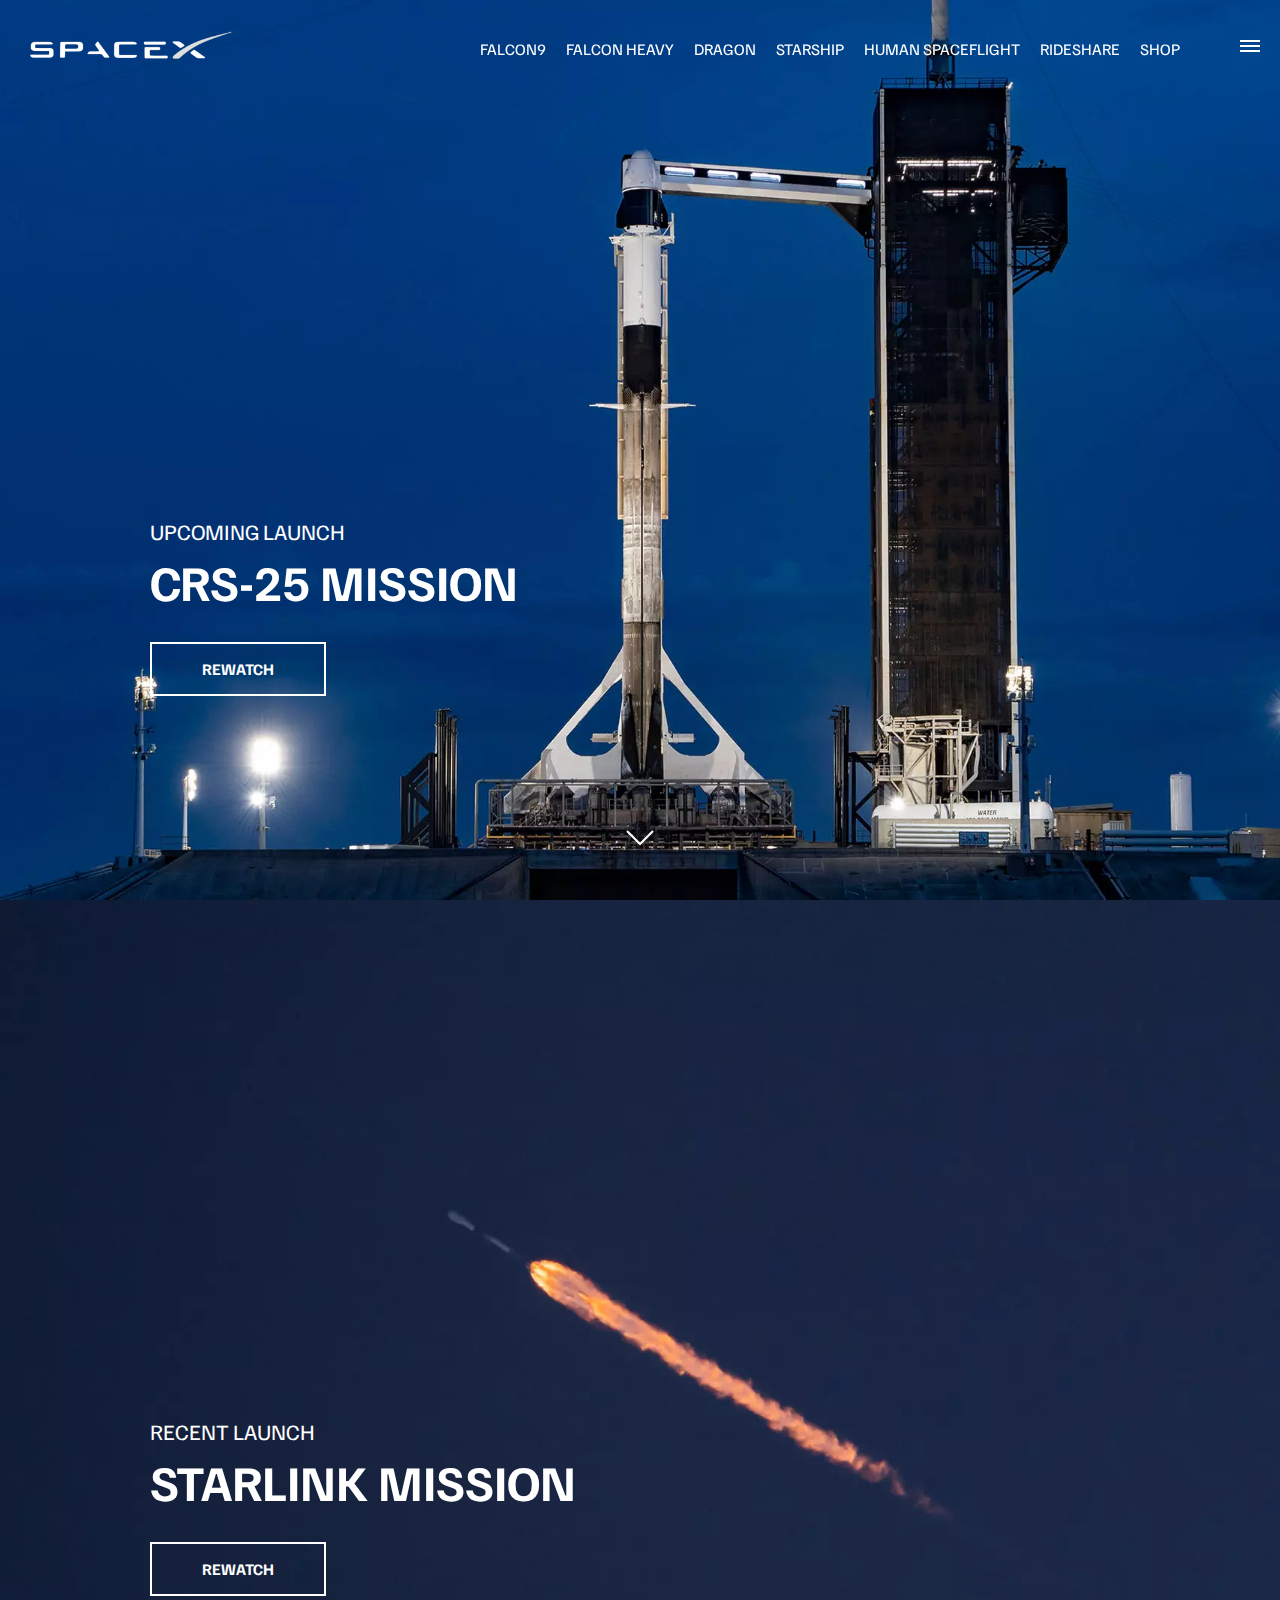
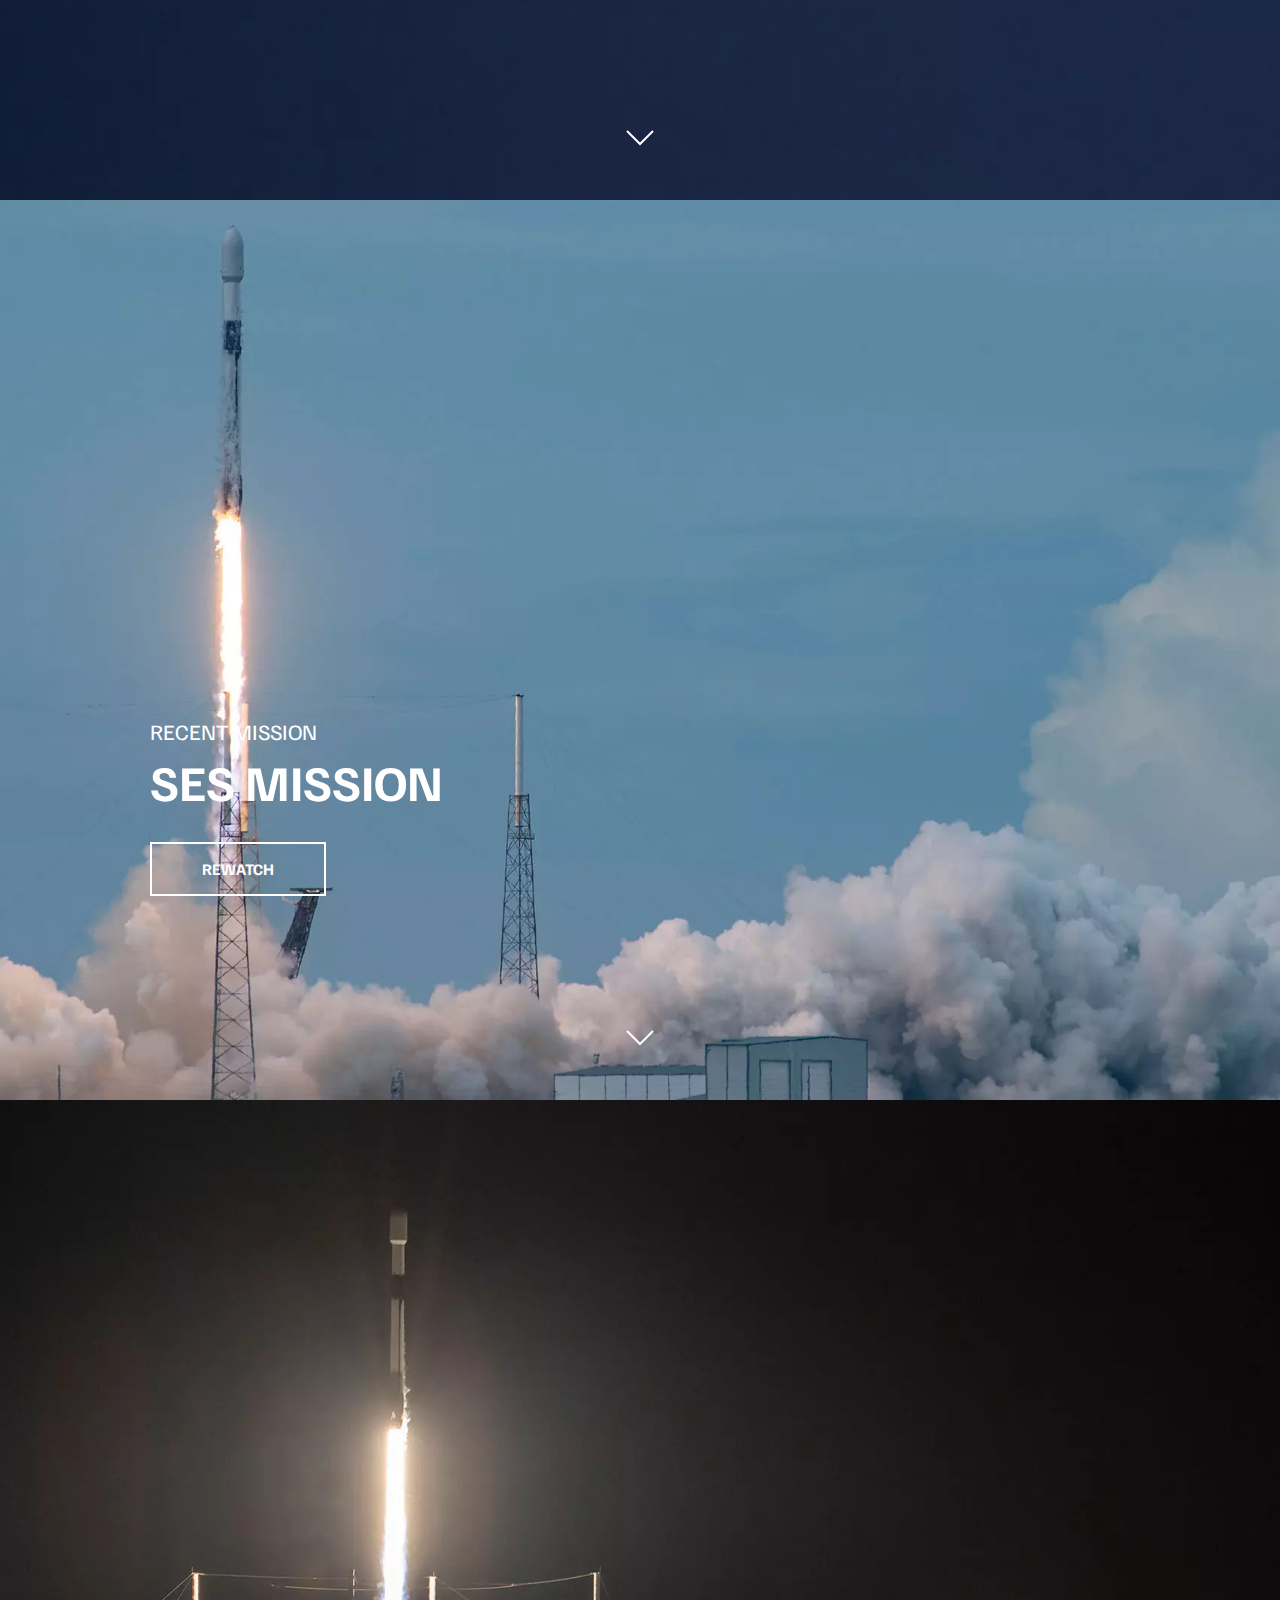
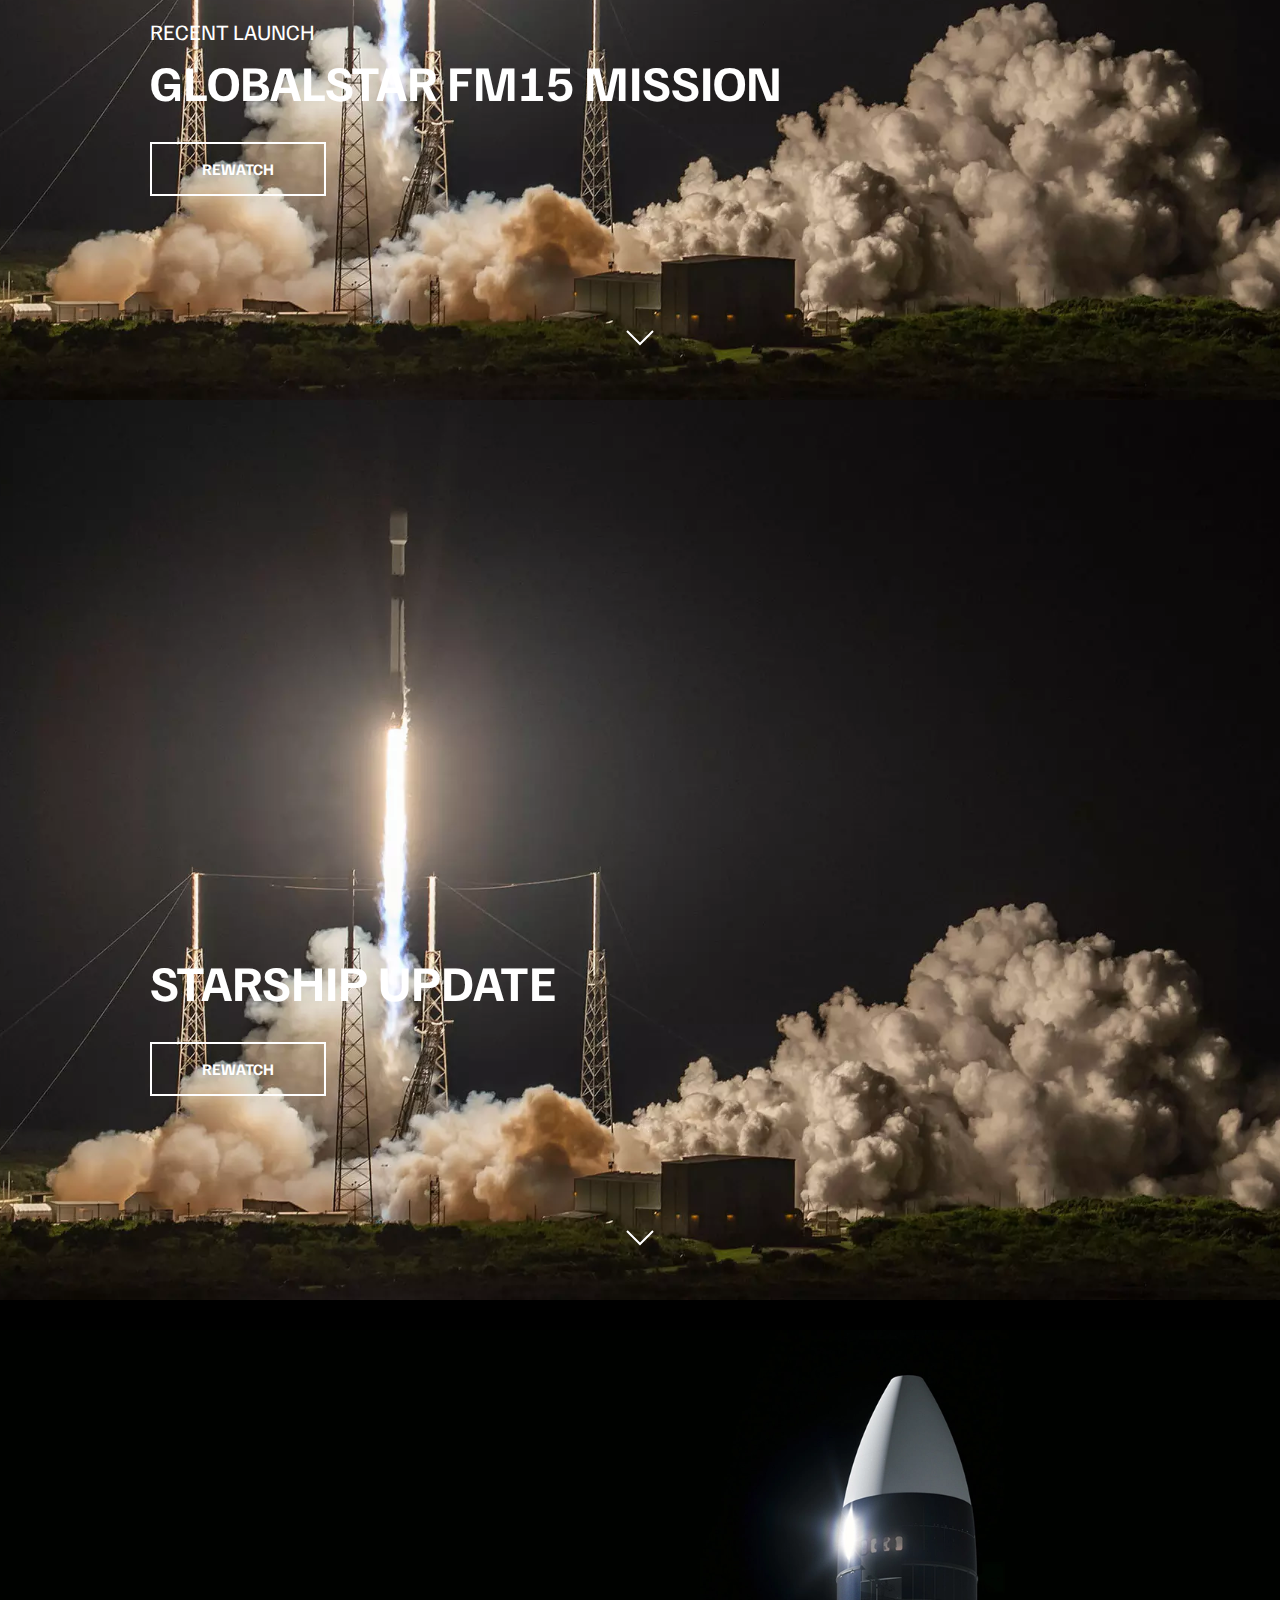
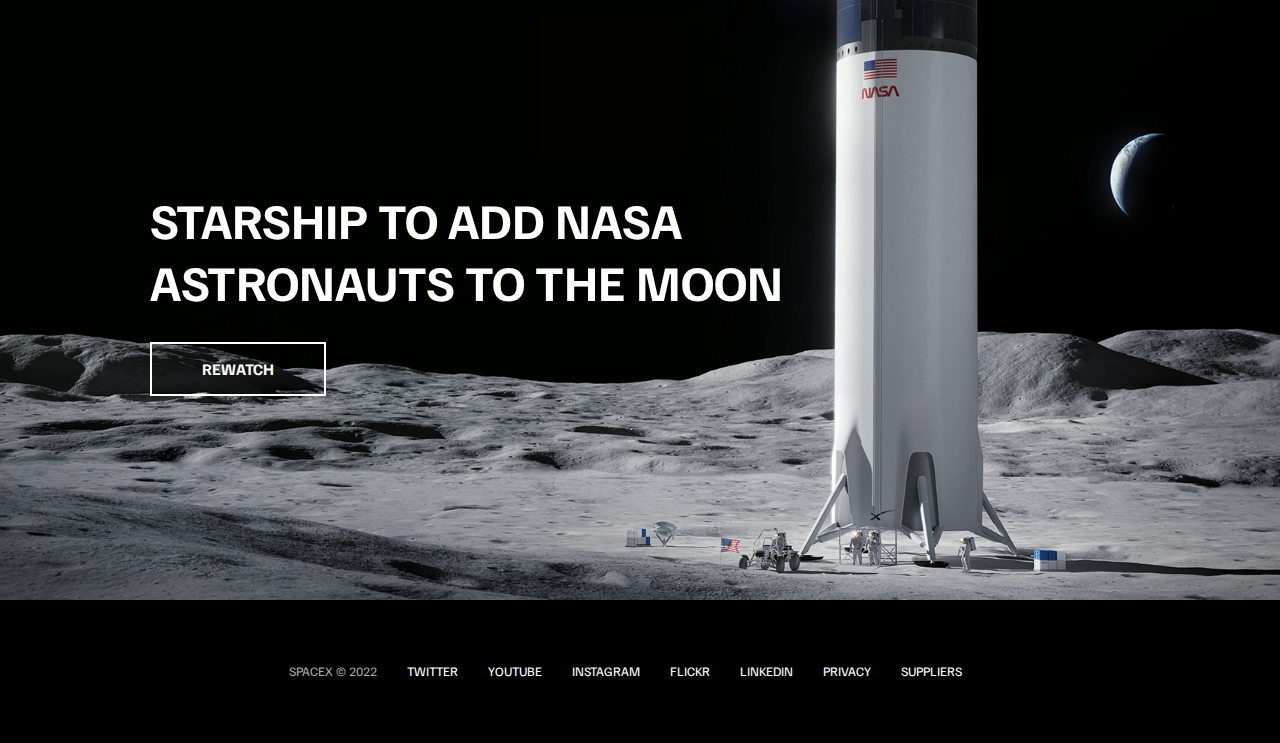
<file: index.html>
<!DOCTYPE html>
<html lang="en">
<head>
    <meta charset="UTF-8">
    <meta http-equiv="X-UA-Compatible" content="IE=edge">
    <meta name="viewport" content="width=device-width, initial-scale=1.0">
    <link rel="stylesheet" href="style.css">
    <script src="main.js" defer></script>
    <title>SpaceX</title>
</head>
<body>
    <div id="overlay"></div>
    <div id="mobile-menu" class="mobile-main-menu">
        <ul>
            <li><a href="#">Mission</a></li>
            <li><a href="#">Launches</a></li>
            <li><a href="#">Careers</a></li>
            <li><a href="#">Updates</a></li>
            <li><a href="#">Shops</a></li>

            <li class="mobile-only"><a href="falcon9.html">Falcon9</a></li>
            <li class="mobile-only"><a href="falcon-heavy.html">Falcon Heavy</a></li>
            <li class="mobile-only"><a href="dragon.html">Dragon</a></li>
            <li class="mobile-only"><a href="#">Starship</a></li>
            <li class="mobile-only"><a href="#">Human Spaceflight</a></li>
            <li class="mobile-only"><a href="#">Rideshare</a></li>
            <li class="mobile-only"><a href="#">Shop</a></li>
        </ul>
    </div>
    <header class="main-header">
        <div class="logo">
            <a href="index.html" class="logo-link"><img src="images/logo.png" alt="SpaceX"></a>
        </div>

        <nav class="desktop-main-menu">
            <ul>
                <li><a href="falcon9.html">Falcon9</a></li>
                <li><a href="falcon-heavy.html">Falcon Heavy</a></li>
                <li><a href="dragon.html">Dragon</a></li>
                <li><a href="#">Starship</a></li>
                <li><a href="#">Human Spaceflight</a></li>
                <li><a href="#">Rideshare</a></li>
                <li><a href="#">Shop</a></li>
            </ul>
        </nav>
    </header>

    <!-- Hamburger Menu -->
    <button id="menu-btn" class="hamburger" type="button">
        <span class="hamburger-top"></span>
        <span class="hamburger-middle"></span>
        <span class="hamburger-bottom"></span>
    </button>

    <!-- Section A -->

    <section class="section-a">
        <div class="section-inner">
            <h4>Upcoming Launch</h4>
            <h2>CRS-25 Mission</h2>
            <a href="#" class="btn">
                <div class="hover"></div>
                <span>Rewatch</span>
            </a>
        </div>

        <div class="scroll-arrow">
            <svg width="30px" height="20px">
                <path
                  stroke="#ffffff"
                  fill="none"
                  stroke-width="2px"
                  d="M2.000,5.000 L15.000,18.000 L28.000,5.000 "
                ></path>
              </svg>
        </div>
    </section>

    <!-- Section B -->

    <section class="section-b">
        <div class="section-inner">
            <h4>Recent Launch</h4>
            <h2>Starlink Mission</h2>
            <a href="#" class="btn">
                <div class="hover"></div>
                <span>Rewatch</span>
            </a>
        </div>

        <div class="scroll-arrow">
            <svg width="30px" height="20px">
                <path
                  stroke="#ffffff"
                  fill="none"
                  stroke-width="2px"
                  d="M2.000,5.000 L15.000,18.000 L28.000,5.000 "
                ></path>
              </svg>
        </div>
    </section>

    <!-- Section C -->

    <section class="section-c">
        <div class="section-inner">
            <h4>Recent Mission</h4>
            <h2>SES Mission</h2>
            <a href="#" class="btn">
                <div class="hover"></div>
                <span>Rewatch</span>
            </a>
        </div>

        <div class="scroll-arrow">
            <svg width="30px" height="20px">
                <path
                  stroke="#ffffff"
                  fill="none"
                  stroke-width="2px"
                  d="M2.000,5.000 L15.000,18.000 L28.000,5.000 "
                ></path>
              </svg>
        </div>
    </section>

    <!-- Section D -->

    <section class="section-d">
        <div class="section-inner">
            <h4>Recent Launch</h4>
            <h2>Globalstar FM15 Mission</h2>
            <a href="#" class="btn">
                <div class="hover"></div>
                <span>Rewatch</span>
            </a>
        </div>

        <div class="scroll-arrow">
            <svg width="30px" height="20px">
                <path
                  stroke="#ffffff"
                  fill="none"
                  stroke-width="2px"
                  d="M2.000,5.000 L15.000,18.000 L28.000,5.000 "
                ></path>
              </svg>
        </div>
    </section>

    <!-- Section E -->

    <section class="section-d">
        <div class="section-inner">
            <h2>Starship Update</h2>
            <a href="#" class="btn">
                <div class="hover"></div>
                <span>Rewatch</span>
            </a>
        </div>

        <div class="scroll-arrow">
            <svg width="30px" height="20px">
                <path
                  stroke="#ffffff"
                  fill="none"
                  stroke-width="2px"
                  d="M2.000,5.000 L15.000,18.000 L28.000,5.000 "
                ></path>
              </svg>
        </div>
    </section>

    <!-- Section F -->

    <section class="section-f">
        <div class="section-inner">
            <h2>Starship to add NASA astronauts to the moon</h2>
            <a href="#" class="btn">
                <div class="hover"></div>
                <span>Rewatch</span>
            </a>
        </div>
    </section>

    <footer>
        <ul>
            <li>SpaceX &copy; 2022</li>
            <li><a href="#">Twitter</a></li>
            <li><a href="#">YouTube</a></li>
            <li><a href="#">Instagram</a></li>
            <li><a href="#">Flickr</a></li>
            <li><a href="#">LinkedIn</a></li>
            <li><a href="#">Privacy</a></li>
            <li><a href="#">Suppliers</a></li>
        </ul>
    </footer>
</body>
</html>
</file>
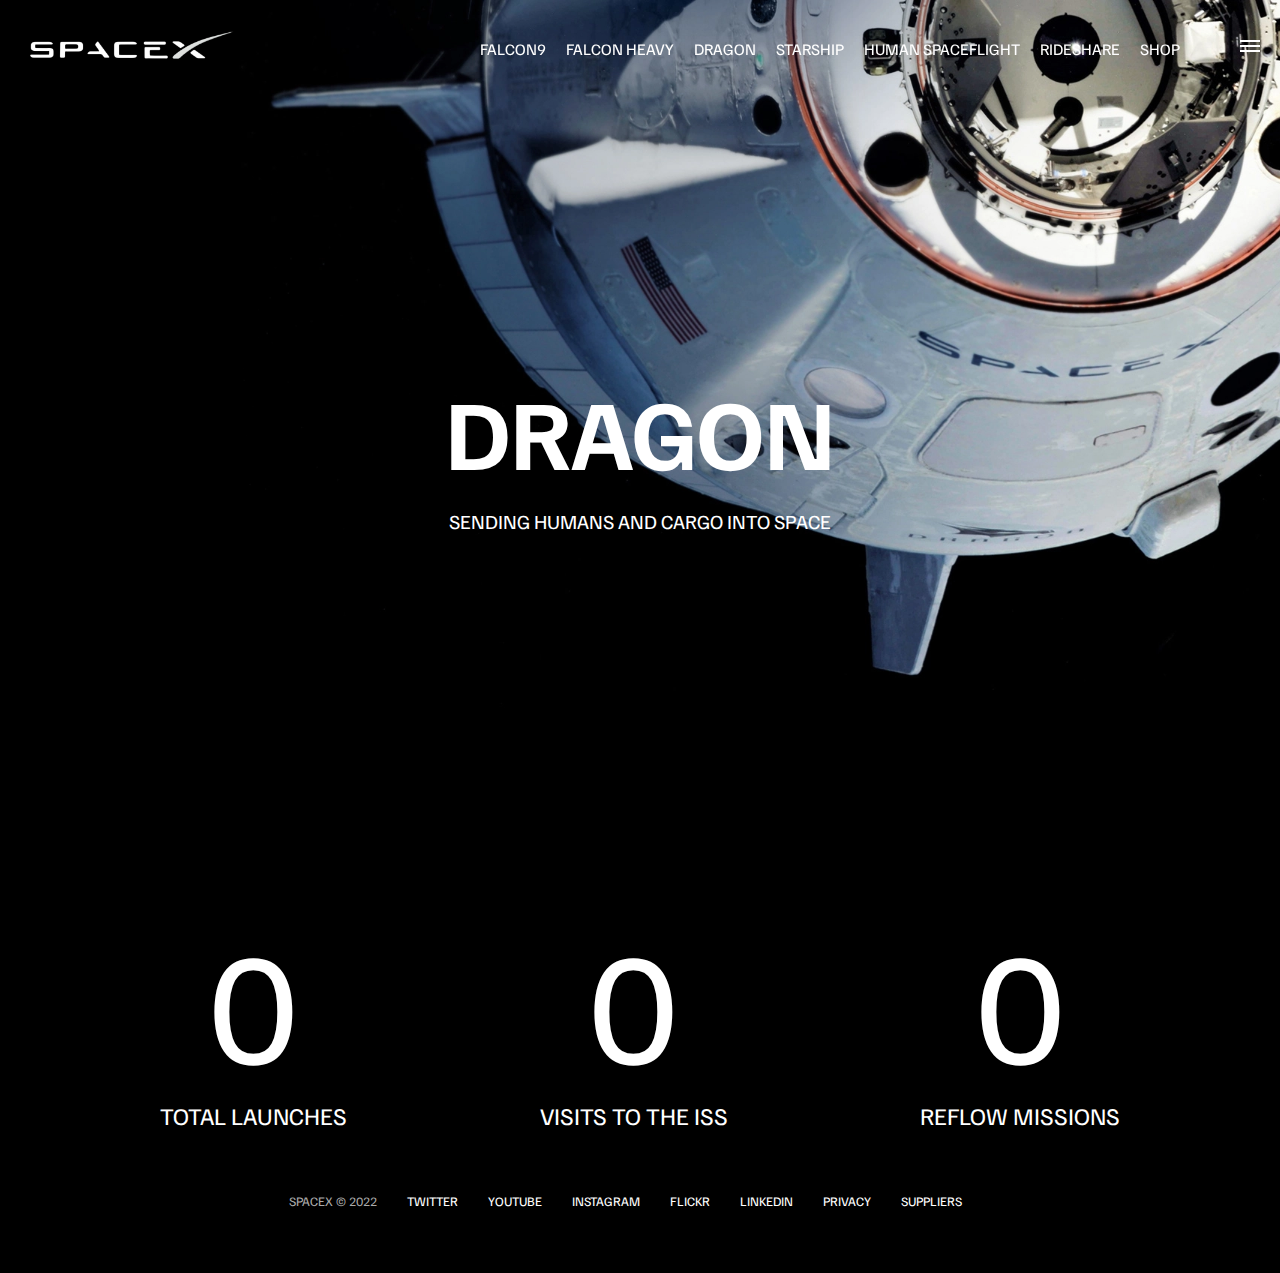
<file: dragon.html>
<!DOCTYPE html>
<html lang="en">
<head>
    <meta charset="UTF-8">
    <meta http-equiv="X-UA-Compatible" content="IE=edge">
    <meta name="viewport" content="width=device-width, initial-scale=1.0">
    <link rel="stylesheet" href="style.css">
    <script src="main.js" defer></script>
    <title>Dragon</title>
</head>
<body>
    <div id="overlay"></div>
    <div id="mobile-menu" class="mobile-main-menu">
        <ul>
            <li><a href="#">Mission</a></li>
            <li><a href="#">Launches</a></li>
            <li><a href="#">Careers</a></li>
            <li><a href="#">Updates</a></li>
            <li><a href="#">Shops</a></li>

            <li class="mobile-only"><a href="falcon9.html">Falcon9</a></li>
            <li class="mobile-only"><a href="falcon-heavy.html">Falcon Heavy</a></li>
            <li class="mobile-only"><a href="dragon.html">Dragon</a></li>
            <li class="mobile-only"><a href="#">Starship</a></li>
            <li class="mobile-only"><a href="#">Human Spaceflight</a></li>
            <li class="mobile-only"><a href="#">Rideshare</a></li>
            <li class="mobile-only"><a href="#">Shop</a></li>
        </ul>
    </div>
    <header class="main-header">
        <div class="logo">
            <a href="index.html"><img src="images/logo.png" alt="SpaceX"></a>
        </div>

        <nav class="desktop-main-menu">
            <ul>
                <li><a href="falcon9.html">Falcon9</a></li>
                <li><a href="falcon-heavy.html">Falcon Heavy</a></li>
                <li><a href="dragon.html">Dragon</a></li>
                <li><a href="#">Starship</a></li>
                <li><a href="#">Human Spaceflight</a></li>
                <li><a href="#">Rideshare</a></li>
                <li><a href="#">Shop</a></li>
            </ul>
        </nav>
    </header>

    <!-- Hamburger Menu -->
    <button id="menu-btn" class="hamburger" type="button">
        <span class="hamburger-top"></span>
        <span class="hamburger-middle"></span>
        <span class="hamburger-bottom"></span>
    </button>

    <!-- SECTION -->
    <section class="section-animate bg-dragon"></section>
    <div class="section-inner-center">
        <h3>Dragon</h3>
        <p>Sending humans and cargo into space</p>
    </div>
    <!-- STATS -->
    <div class="stats">
        <div>
            <span class="counter" data-target="34">0</span>
            <h4>Total Launches</h4>
        </div>
        <div>
            <span class="counter" data-target="31">0</span>
            <h4>Visits to the ISS</h4>
        </div>
        <div>
            <span class="counter" data-target="13">0</span>
            <h4>Reflow Missions</h4>
        </div>
    </div>

    <footer>
        <ul>
            <li>SpaceX &copy; 2022</li>
            <li><a href="#">Twitter</a></li>
            <li><a href="#">YouTube</a></li>
            <li><a href="#">Instagram</a></li>
            <li><a href="#">Flickr</a></li>
            <li><a href="#">LinkedIn</a></li>
            <li><a href="#">Privacy</a></li>
            <li><a href="#">Suppliers</a></li>
        </ul>
    </footer>
</body>
</html>
</file>
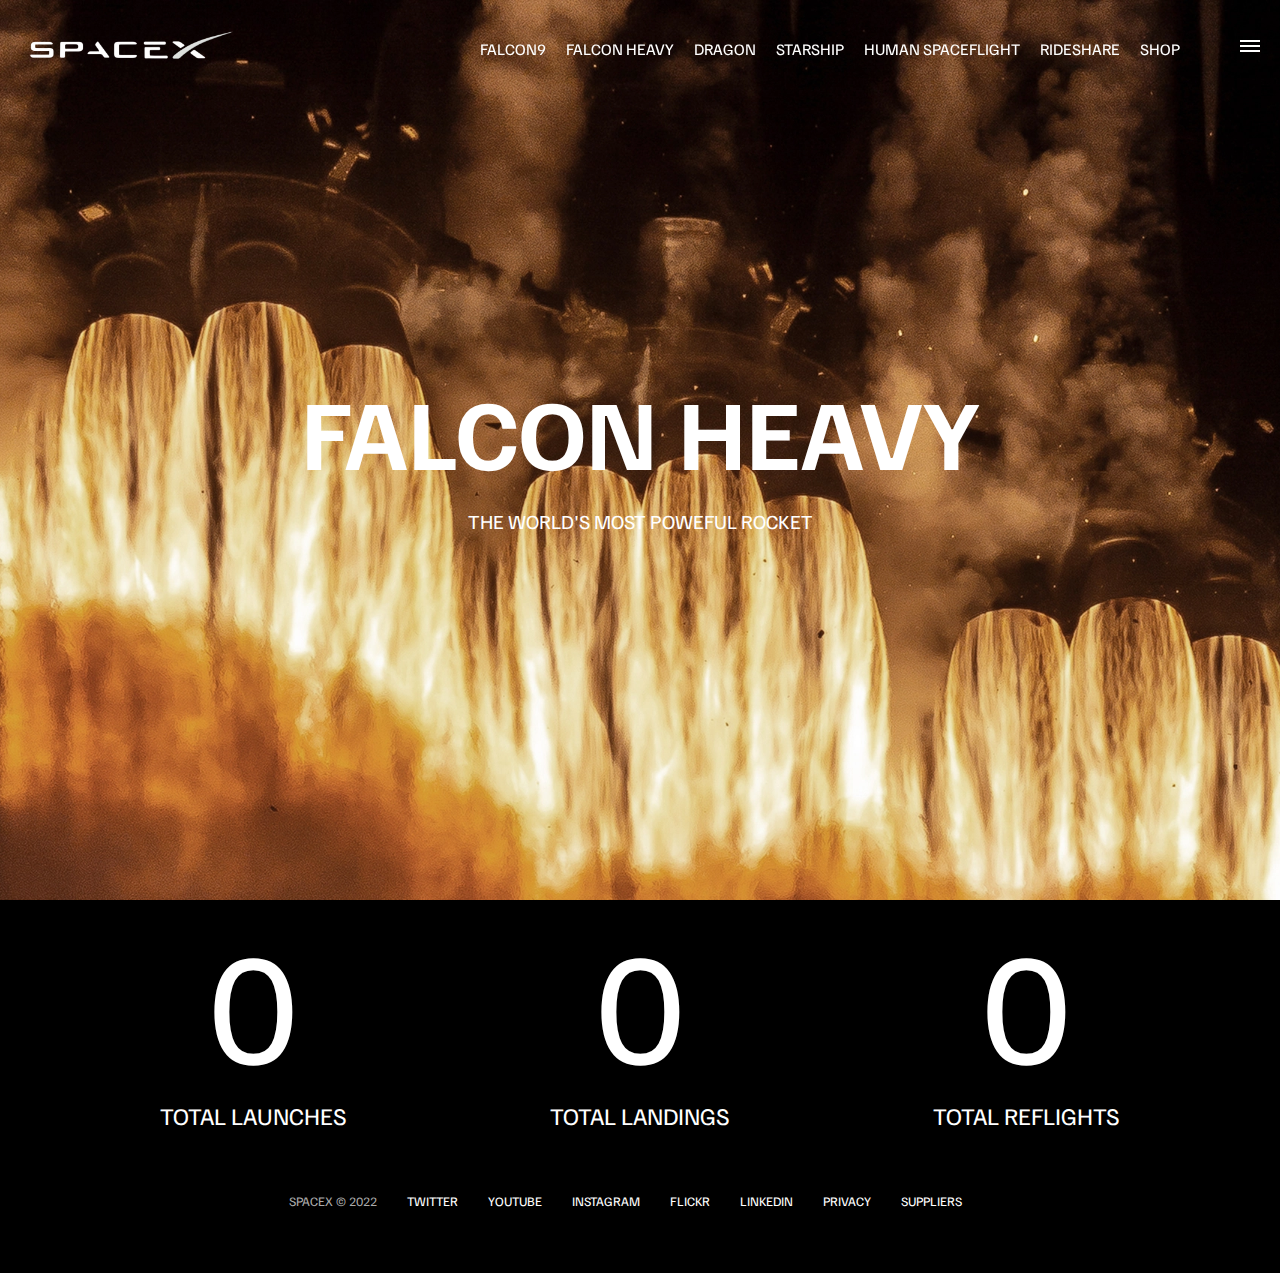
<file: falcon-heavy.html>
<!DOCTYPE html>
<html lang="en">
<head>
    <meta charset="UTF-8">
    <meta http-equiv="X-UA-Compatible" content="IE=edge">
    <meta name="viewport" content="width=device-width, initial-scale=1.0">
    <link rel="stylesheet" href="style.css">
    <script src="main.js" defer></script>
    <title>falcon-Heavy</title>
</head>
<body>
    <div id="overlay"></div>
    <div id="mobile-menu" class="mobile-main-menu">
        <ul>
            <li><a href="#">Mission</a></li>
            <li><a href="#">Launches</a></li>
            <li><a href="#">Careers</a></li>
            <li><a href="#">Updates</a></li>
            <li><a href="#">Shops</a></li>

            <li class="mobile-only"><a href="falcon9.html">Falcon9</a></li>
            <li class="mobile-only"><a href="falcon-heavy.html">Falcon Heavy</a></li>
            <li class="mobile-only"><a href="dragon.html">Dragon</a></li>
            <li class="mobile-only"><a href="#">Starship</a></li>
            <li class="mobile-only"><a href="#">Human Spaceflight</a></li>
            <li class="mobile-only"><a href="#">Rideshare</a></li>
            <li class="mobile-only"><a href="#">Shop</a></li>
        </ul>
    </div>
    <header class="main-header">
        <div class="logo">
            <a href="index.html"><img src="images/logo.png" alt="SpaceX"></a>
        </div>

        <nav class="desktop-main-menu">
            <ul>
                <li><a href="falcon9.html">Falcon9</a></li>
                <li><a href="falcon-heavy.html">Falcon Heavy</a></li>
                <li><a href="dragon.html">Dragon</a></li>
                <li><a href="#">Starship</a></li>
                <li><a href="#">Human Spaceflight</a></li>
                <li><a href="#">Rideshare</a></li>
                <li><a href="#">Shop</a></li>
            </ul>
        </nav>
    </header>

    <!-- Hamburger Menu -->
    <button id="menu-btn" class="hamburger" type="button">
        <span class="hamburger-top"></span>
        <span class="hamburger-middle"></span>
        <span class="hamburger-bottom"></span>
    </button>

    <!-- SECTION -->
    <section class="section-animate bg-falcon-heavy"></section>
    <div class="section-inner-center">
        <h3>Falcon Heavy</h3>
        <p>The world's most poweful rocket</p>
    </div>
    <!-- STATS -->
    <div class="stats">
        <div>
            <span class="counter" data-target="3">0</span>
            <h4>Total Launches</h4>
        </div>
        <div>
            <span class="counter" data-target="7">0</span>
            <h4>Total Landings</h4>
        </div>
        <div>
            <span class="counter" data-target="4">0</span>
            <h4>Total Reflights</h4>
        </div>
    </div>

    <footer>
        <ul>
            <li>SpaceX &copy; 2022</li>
            <li><a href="#">Twitter</a></li>
            <li><a href="#">YouTube</a></li>
            <li><a href="#">Instagram</a></li>
            <li><a href="#">Flickr</a></li>
            <li><a href="#">LinkedIn</a></li>
            <li><a href="#">Privacy</a></li>
            <li><a href="#">Suppliers</a></li>
        </ul>
    </footer>
</body>
</html>
</file>
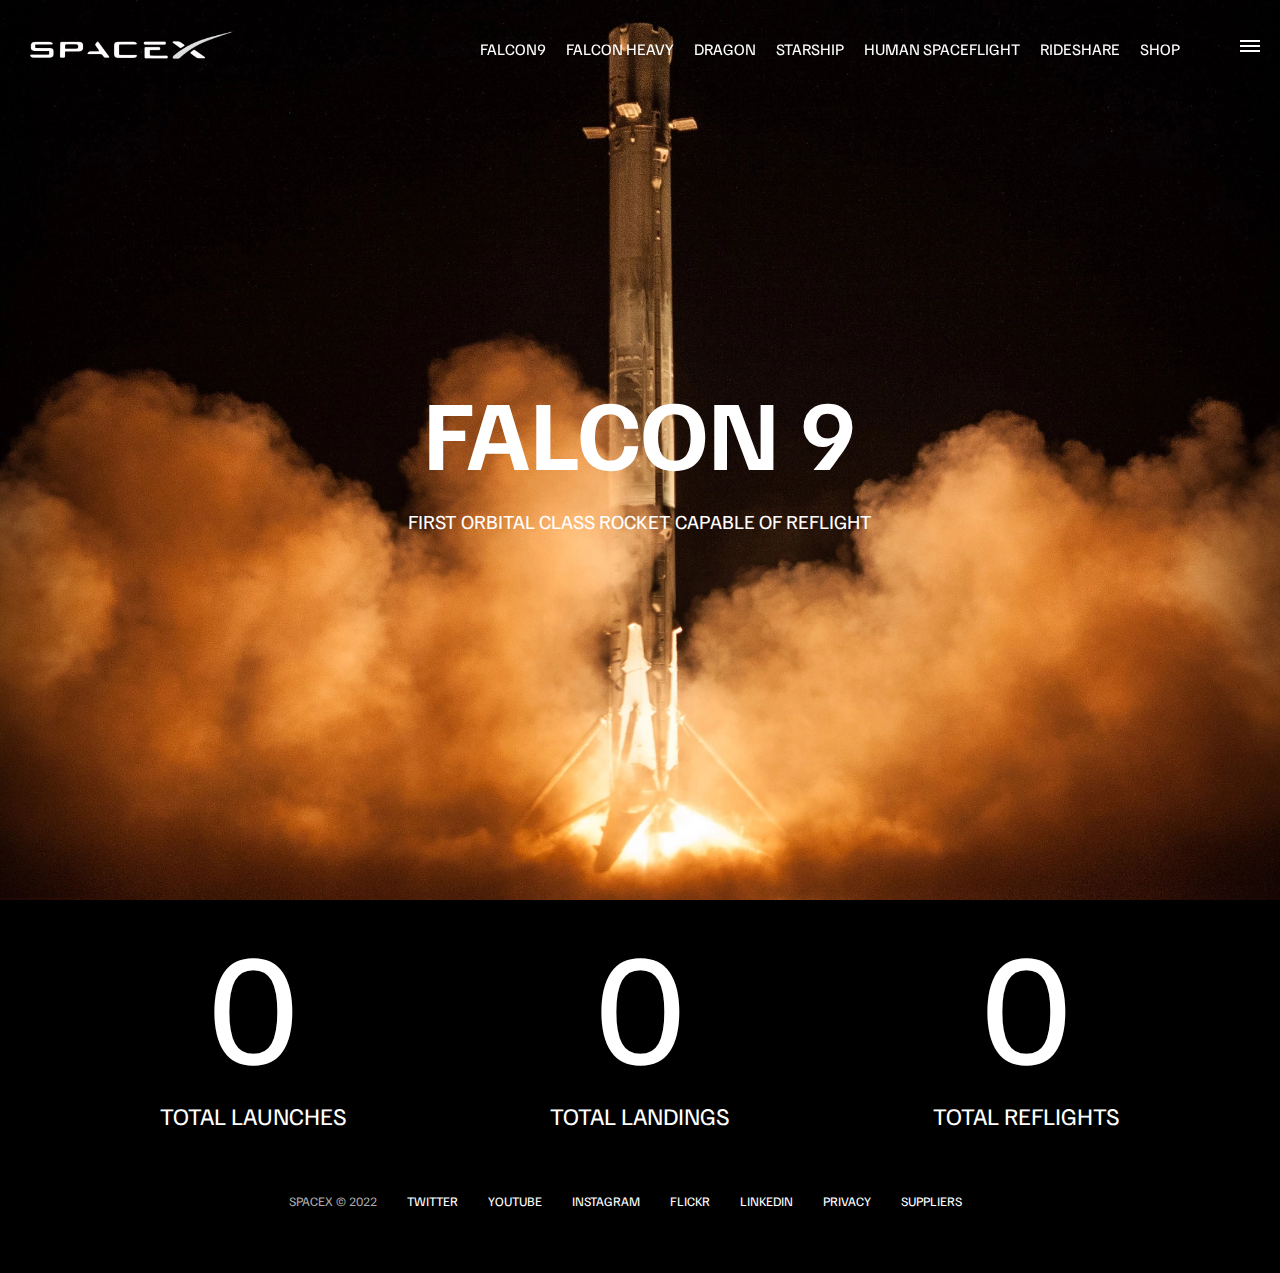
<file: falcon9.html>
<!DOCTYPE html>
<html lang="en">
<head>
    <meta charset="UTF-8">
    <meta http-equiv="X-UA-Compatible" content="IE=edge">
    <meta name="viewport" content="width=device-width, initial-scale=1.0">
    <link rel="stylesheet" href="style.css">
    <script src="main.js" defer></script>
    <title>Falcon-9</title>
</head>
<body>
    <div id="overlay"></div>
    <div id="mobile-menu" class="mobile-main-menu">
        <ul>
            <li><a href="#">Mission</a></li>
            <li><a href="#">Launches</a></li>
            <li><a href="#">Careers</a></li>
            <li><a href="#">Updates</a></li>
            <li><a href="#">Shops</a></li>

            <li class="mobile-only"><a href="falcon9.html">Falcon9</a></li>
            <li class="mobile-only"><a href="falcon-heavy.html">Falcon Heavy</a></li>
            <li class="mobile-only"><a href="dragon.html">Dragon</a></li>
            <li class="mobile-only"><a href="#">Starship</a></li>
            <li class="mobile-only"><a href="#">Human Spaceflight</a></li>
            <li class="mobile-only"><a href="#">Rideshare</a></li>
            <li class="mobile-only"><a href="#">Shop</a></li>
        </ul>
    </div>
    <header class="main-header">
        <div class="logo">
            <a href="index.html"><img src="images/logo.png" alt="SpaceX"></a>
        </div>

        <nav class="desktop-main-menu">
            <ul>
                <li><a href="falcon9.html">Falcon9</a></li>
                <li><a href="falcon-heavy.html">Falcon Heavy</a></li>
                <li><a href="dragon.html">Dragon</a></li>
                <li><a href="#">Starship</a></li>
                <li><a href="#">Human Spaceflight</a></li>
                <li><a href="#">Rideshare</a></li>
                <li><a href="#">Shop</a></li>
            </ul>
        </nav>
    </header>

    <!-- Hamburger Menu -->
    <button id="menu-btn" class="hamburger" type="button">
        <span class="hamburger-top"></span>
        <span class="hamburger-middle"></span>
        <span class="hamburger-bottom"></span>
    </button>

    <!-- SECTION -->
    <section class="section-animate bg-falcon-9"></section>
    <div class="section-inner-center">
        <h3>Falcon 9</h3>
        <p>First orbital class rocket capable of reflight</p>
    </div>
    <!-- STATS -->
    <div class="stats">
        <div>
            <span class="counter" data-target="3">0</span>
            <h4>Total Launches</h4>
        </div>
        <div>
            <span class="counter" data-target="7">0</span>
            <h4>Total Landings</h4>
        </div>
        <div>
            <span class="counter" data-target="4">0</span>
            <h4>Total Reflights</h4>
        </div>
    </div>

    <footer>
        <ul>
            <li>SpaceX &copy; 2022</li>
            <li><a href="#">Twitter</a></li>
            <li><a href="#">YouTube</a></li>
            <li><a href="#">Instagram</a></li>
            <li><a href="#">Flickr</a></li>
            <li><a href="#">LinkedIn</a></li>
            <li><a href="#">Privacy</a></li>
            <li><a href="#">Suppliers</a></li>
        </ul>
    </footer>
</body>
</html>
</file>
<file: style.css>
@import url('https://fonts.googleapis.com/css2?family=Familjen+Grotesk:wght@400;600;700&display=swap');

*, *::before, *::after {
    margin: 0;
    padding: 0;
    box-sizing: border-box;
}

body {
    font-family: 'Familjen Grotesk', sans-serif;
    background-color: #000;
    color: #fff;
}

ul li a {
    text-decoration: none;
    color: #fff;
}

ul {
    list-style-type: none;
}

/* Header / Navbar */

.main-header {
    position: fixed;
    top: 0;
    left: 0;
    width: 100%;
    z-index: 3;
    display: flex;
    justify-content: space-between;
    align-items: center;
    padding: 0 30px;
    text-transform: uppercase;
    height: 100px;

}

/* Logo */

/* .logo > a {
    width: 210px;
    height: auto;
}

.logo-link {
    display: block;
    width: 210px;
    height: auto;
} */

.logo img {
    width: 210px;
    height: auto;
    display: block;
}

.desktop-main-menu {
    margin-right: 50px;
}

.desktop-main-menu ul {
    display: flex;
}

.desktop-main-menu ul li {
    position: relative;
    margin-right: 20px;
    padding-bottom: 2px;
}

/* Border-bottom underline */

.desktop-main-menu ul li a::after {
    content: '';
    position:absolute;
    bottom: 0;
    left: 0;
    width: 100%;
    height: 1px;
    background-color: #fff;
    transform: scaleX(0);
    transition: transform 0.6s cubic-bezier(0.19, 1, 0.22, 1);
}

.desktop-main-menu ul li a:hover::after {
    transform: scaleX(1);
}

/* Sections */
section {
    position: relative;
    height: 100vh;
    background-position: center center;
    background-size: cover;
    background-repeat: no-repeat;
    text-transform: uppercase;
}

.section-inner {
    position: absolute;
    bottom: 200px;
    left: 150px;
}

.section-inner h4 {
    font-size: 22px;
    margin-bottom: 5px;
    font-weight: 300;
    animation: fadeInUp 0.5s ease-in-out;
}

.section-inner h2 {
    font-size: 50px;
    margin-bottom: 20px;
    font-weight: 700;
    animation: fadeInUp 0.5s ease-in-out 0.2s;
    animation-fill-mode: both;
}

.section-inner a {
    animation: fadeInUp 0.5s ease-in-out 0.4s;
    animation-fill-mode: both;
}

/* Background Images */
.section-a {
    background-image: url(/images/section-a.webp);
}
.section-b {
    background-image: url(/images/section-b.webp);
}
.section-c {
    background-image: url(/images/section-c.webp);
}
.section-d {
    background-image: url(/images/section-d.webp);
}
.section-e {
    background-image: url(/images/section-e.webp);
}
.section-f {
    background-image: url(/images/section-f.webp);
}

.section-f > .section-inner {
    width: 50%;
}

.section-f > .section-inner h2 {
    width: auto;
}
.section-d > .section-inner {
    width: 50%;
}

.section-d > .section-inner h2 {
    width: auto;
}



.btn {
    position: relative;
    display: inline-block;
    cursor: pointer;
    text-align: center;
    min-width: 130px;
    padding: 15px 50px;
    margin-top: 10px;
    border: 2px solid #fff;
    text-transform: uppercase;
    font-weight: bold;
    overflow: hidden;
    z-index: 2;
    color: #fff;
    text-decoration: none;
}

.btn:hover span {
    color: #000;
}

.btn .hover {
    position: absolute;
    top: 0;
    left: 0;
    width: 100%;
    height: 100%;
    background-color: #fff;
    z-index: -1;
    transform: translateY(100%);
    transition: transform 0.6s cubic-bezier(0.19, 1, 0.22, 1);
}

.btn:hover .hover {
    transform: translateY(0);
}

.scroll-arrow {
    position: absolute;
    bottom: 50px;
    left: 50%;
    transform: translateX(-50%);
    animation: scrollBounce 3s infinite;
}

/* FOOTER */
footer {
    position: relative;
    padding: 55px 0;
}

footer ul {
    display: flex;
    justify-content: center;
    align-items: center;
    flex-wrap: wrap;
}

footer ul li {
    margin-right: 30px;
    text-transform: uppercase;
    font-size: 13px;
    line-height: 2.5;
    color: #aaa;
}

footer ul li a {
    color: #fff;
    transition: color 0.6s;
}

footer ul li a:hover {
    color: #aaa;
}

/* Hamburger Menu */
.hamburger {
    position: fixed;
    top: 40px;
    right: 20px;
    z-index: 10;
    cursor: pointer;
    width: 20px;
    height: 20px;
    border: none;
    background: none;
    
}

.hamburger-top,
.hamburger-middle,
.hamburger-bottom {
    position: absolute;
    width: 20px;
    height: 2px;
    top: 0;
    left: 0;
    background-color: #fff;
    transition: all 0.4s;
}

.hamburger-middle {
    transform: translateY(5px);
}

.hamburger-bottom {
    transform: translateY(10px);
}

/* Hamburger Menu when open */
 .open {
    transform: rotate(90deg);
}

.open .hamburger-top {
    transform: rotate(45deg) translateY(6px) translateX(6px);
}

.open .hamburger-middle {
    display: none;
}

.open .hamburger-bottom {
    transform: rotate(-45deg) translateY(6px) translateX(-6px);
} 

/* Overlay */
.overlay-show {
    position: fixed;
    top: 0;
    left: 0;
    width: 100%;
    height: 100%;
    background-color: rgba(0, 0, 0, 0.5);
    z-index: 3;
}
/* Stop Scrolling */

.stop-scrolling {
    overflow: hidden;
}

/* Disable mobile-only menu */

.mobile-only {
    display: none;
}

/* Mobile-menu */
.mobile-main-menu {
    position: fixed;
    top:0;
    right: 0;
    width: 350px;
    height: 100%;
    background-color: #000;
    z-index: 4;

    display: flex;
    justify-content: center;
    align-items: center;

    transform: translateX(100%);
    transition: transform 0.6s cubic-bezier(0.19, 1, 0.22, 1);
}

/* Bring back the menu */
.show-menu {
    transform: translateX(0);
}

.mobile-main-menu ul {
    display: flex;
    flex-direction: column;
    align-items: end;
    justify-content: center;
    padding: 50px;
    width: 100%;
}

.mobile-main-menu ul li {
    margin-bottom: 10px;
    font-size: 16px;
    text-transform: uppercase;
    border-bottom: 1px #555 solid;
    width: 100%;
    text-align: right;
    margin-right: 10px;
    padding-bottom: 8px;
}

.mobile-main-menu ul li a {
    color: #fff;
    transition: color 0.3s;
}

.mobile-main-menu ul li a:hover {
    color: #aaa;
}

/* Inner Pages */
.bg-falcon-9 {
    background-image: url(images/falcon-9.webp);
}
.bg-falcon-heavy {
    background-image: url(images/falcon-heavy.webp);
}
.bg-dragon {
    background-image: url(images/dragon.webp);
}

.section-animate {
    animation: fadeIn 2s ease-in-out;
}

.section-inner-center {
    position: absolute;
    top: 50%;
    left: 50%;
    transform: translate(-50%, -50%);
    text-transform: uppercase;
    text-align: center;
    width: 80%;
}

.section-inner-center > h3 {
    font-size: 100px;
    margin-bottom: 15px;
    animation: fadeInUp 0.5s ease-in-out;
}

.section-inner-center > p {
    font-size: 20px;
    animation: fadeInUp 0.5s ease-in-out 0.2s;
    animation-fill-mode: both;
}

/* STATS */
.stats {
    max-width: 960px;
    margin: 0 auto;
    display: flex;
    align-items: center;
    justify-content: space-between;
    text-transform: uppercase;
    text-align: center;
}

.stats div span {
    font-size: 160px;
}

.stats div h4 {
    font-size: 24px;
    font-weight: 300;
}

/* Animations */

@keyframes fadeInUp {
    0% {
        opacity: 0;
        transform: translateY(140px);
    }

    100% {
        opacity: 1;
        transform: translateY(0);
    }
}

@keyframes fadeIn {
    0% {
        opacity: 0;
    }

    100% {
        opacity: 1;
    }
}

@keyframes scrollBounce {
    0%,
    20%,
    50%,
    80%,
    100% {
        opacity: 0;
        transform: translateY(-20px);
    }

    40% {
        opacity: 1;
        transform: translateY(0);
    }
}

/* MEDIA QUERIES */

@media (max-width: 960px) {
    /* Hide desktop menu */
    .desktop-main-menu {
        display: none;
    }

    .mobile-only {
        display: block;
    }

    .section-inner-center h3 {
        font-size: 75px;
    }

}

@media (max-width: 600px) {
    .section-inner {
        bottom: 75px;
        left: 20px;
    }

    .section-inner h2 {
        font-size:40px;
    }

    footer ul li:first-child {
        position: absolute;
        top: 30px;
        left: 50%;
        transform: translate(-50%, -50%);
    }

    footer ul li {
        margin-right: 15px;
    }

    .logo {
        width: 150px;
        margin: auto;
    }

    .section-inner-center {
        width: 80%;
    }
    .section-inner-center h3 {
        font-size: 50px;
    }

    .stats {
        flex-direction: column;
    }

}
</file>
